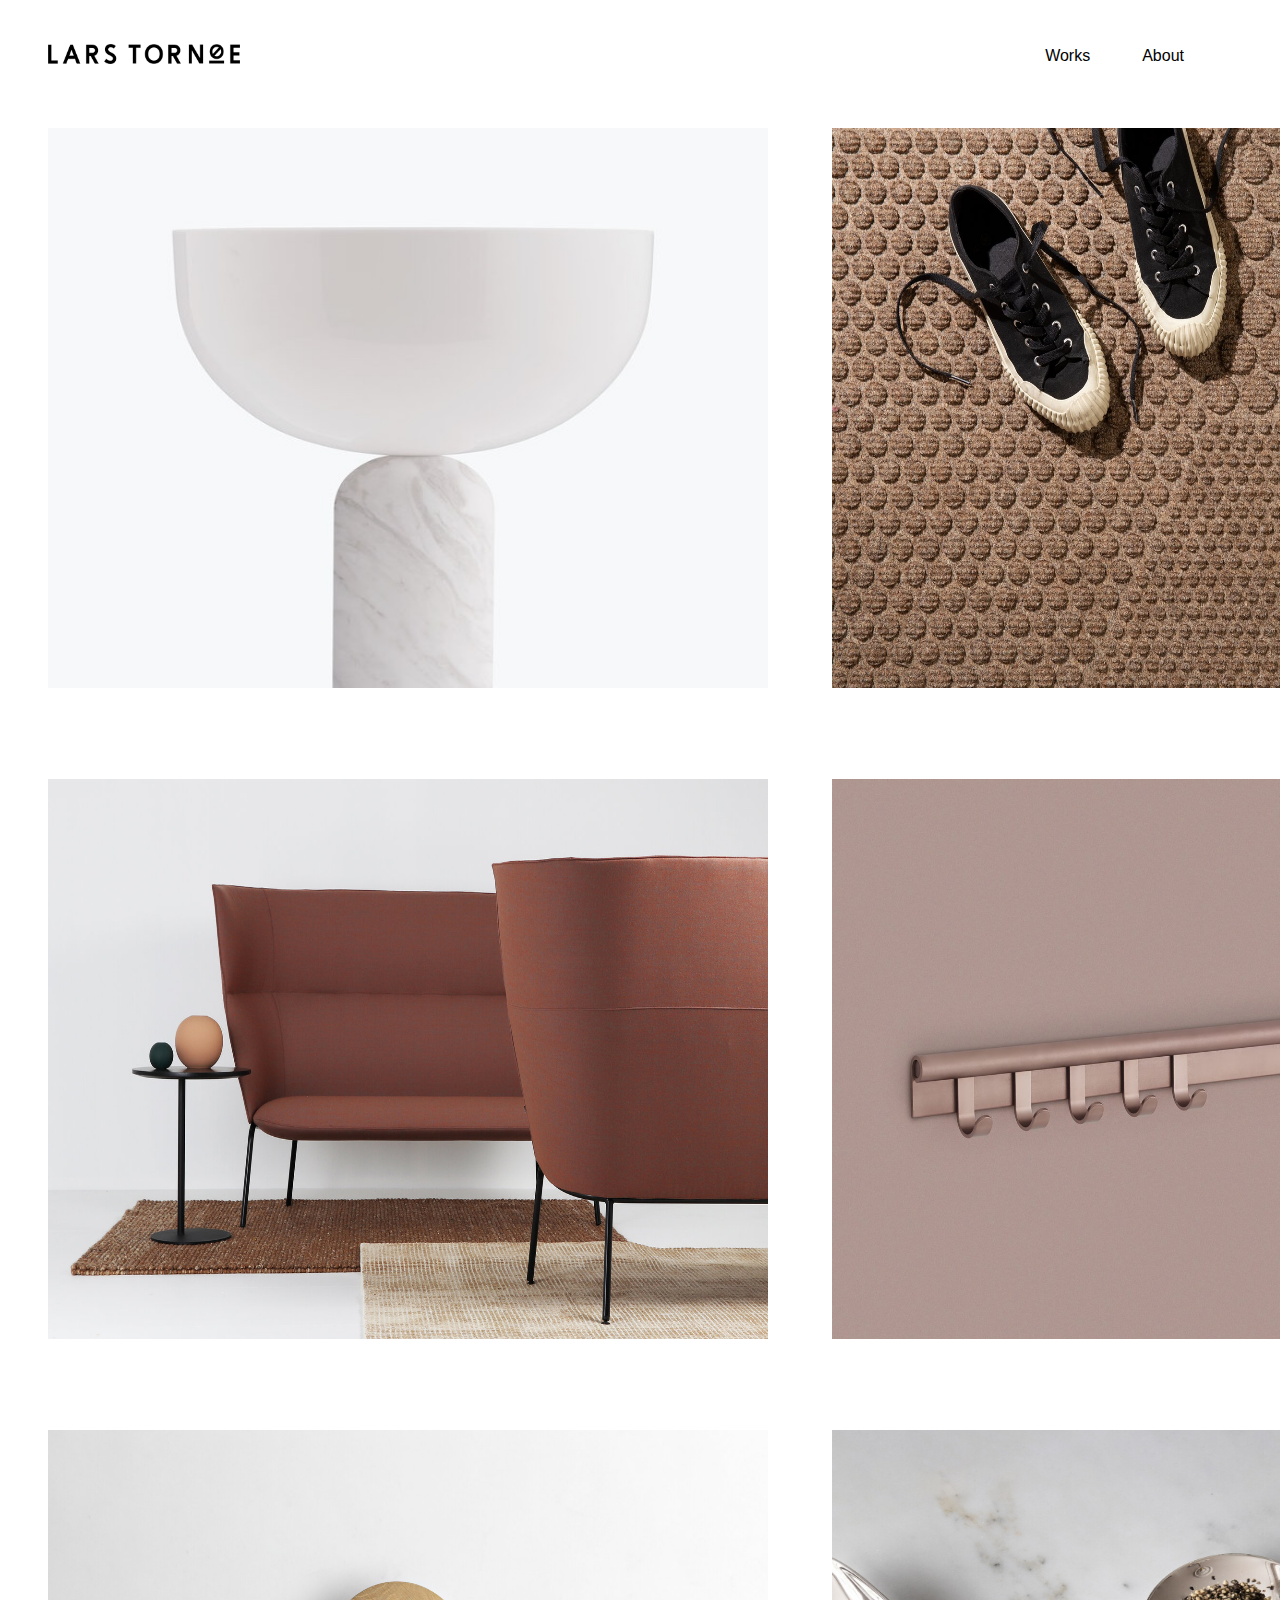
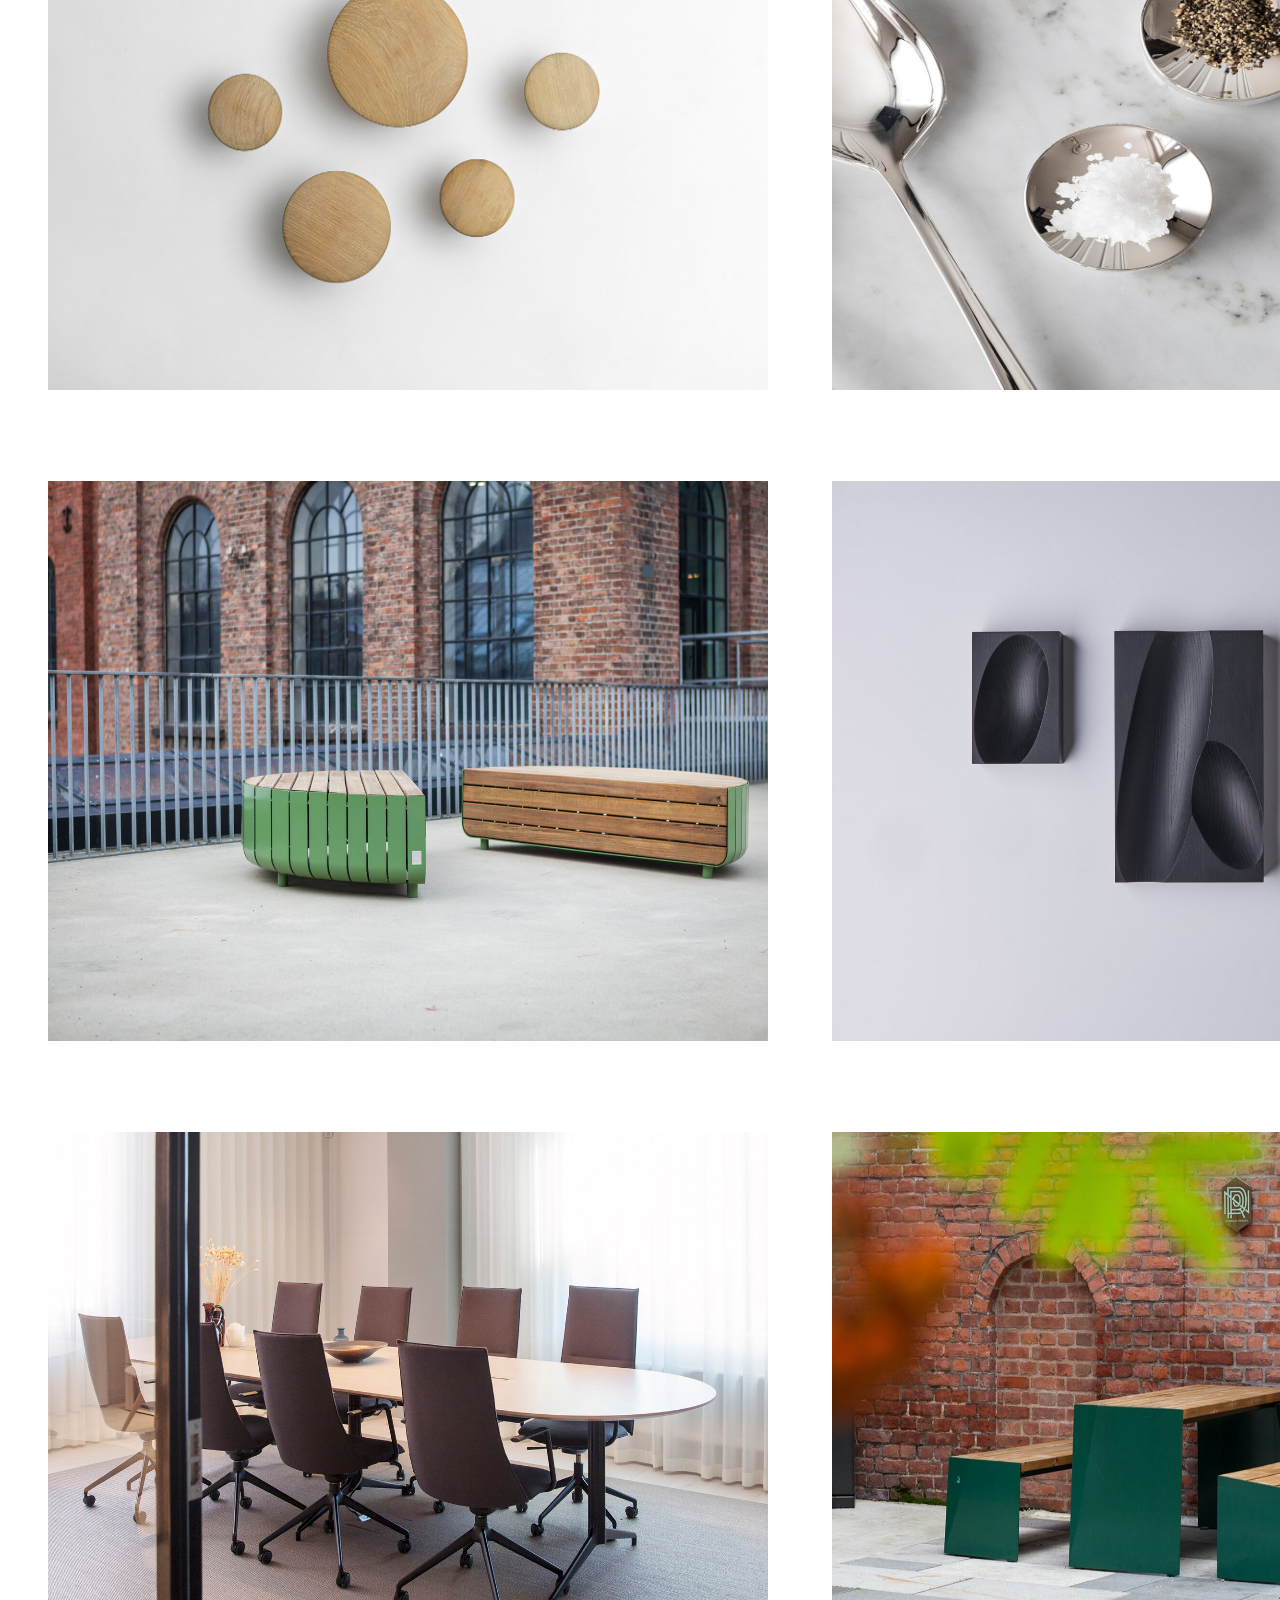
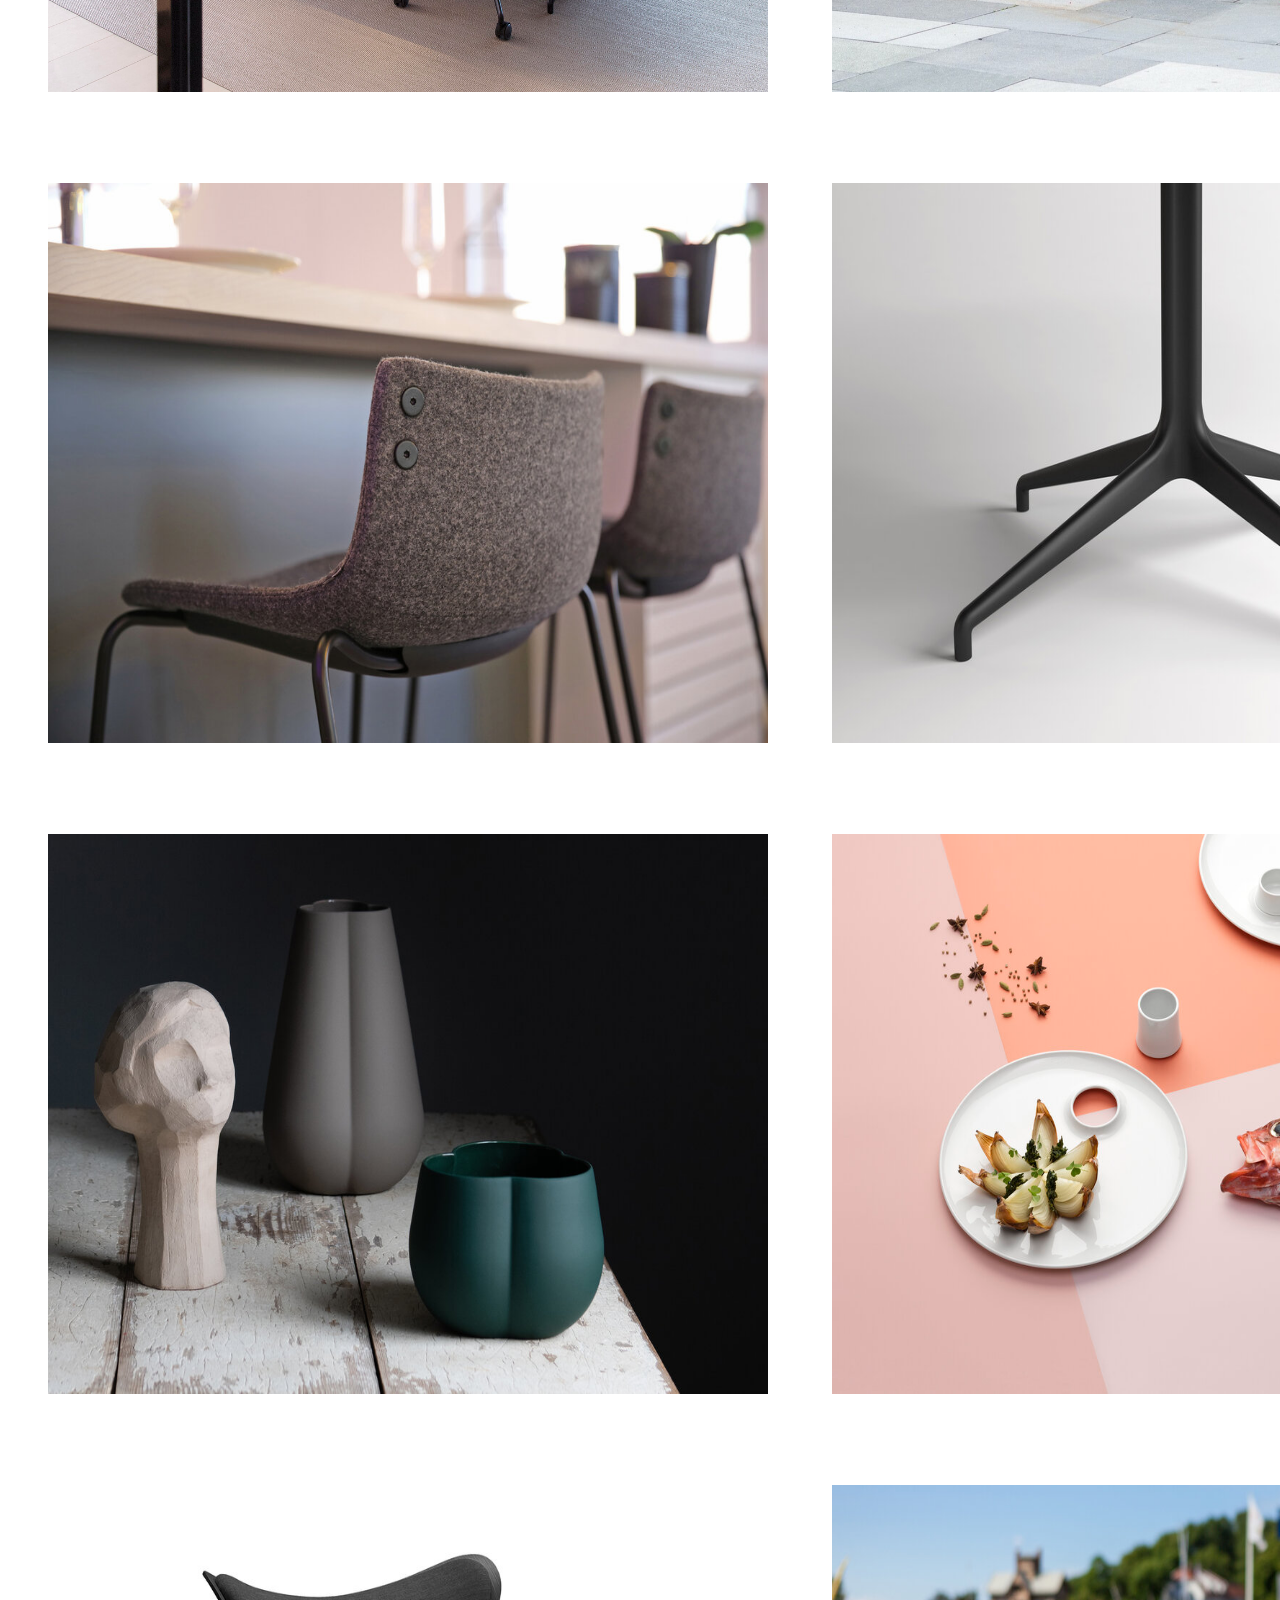
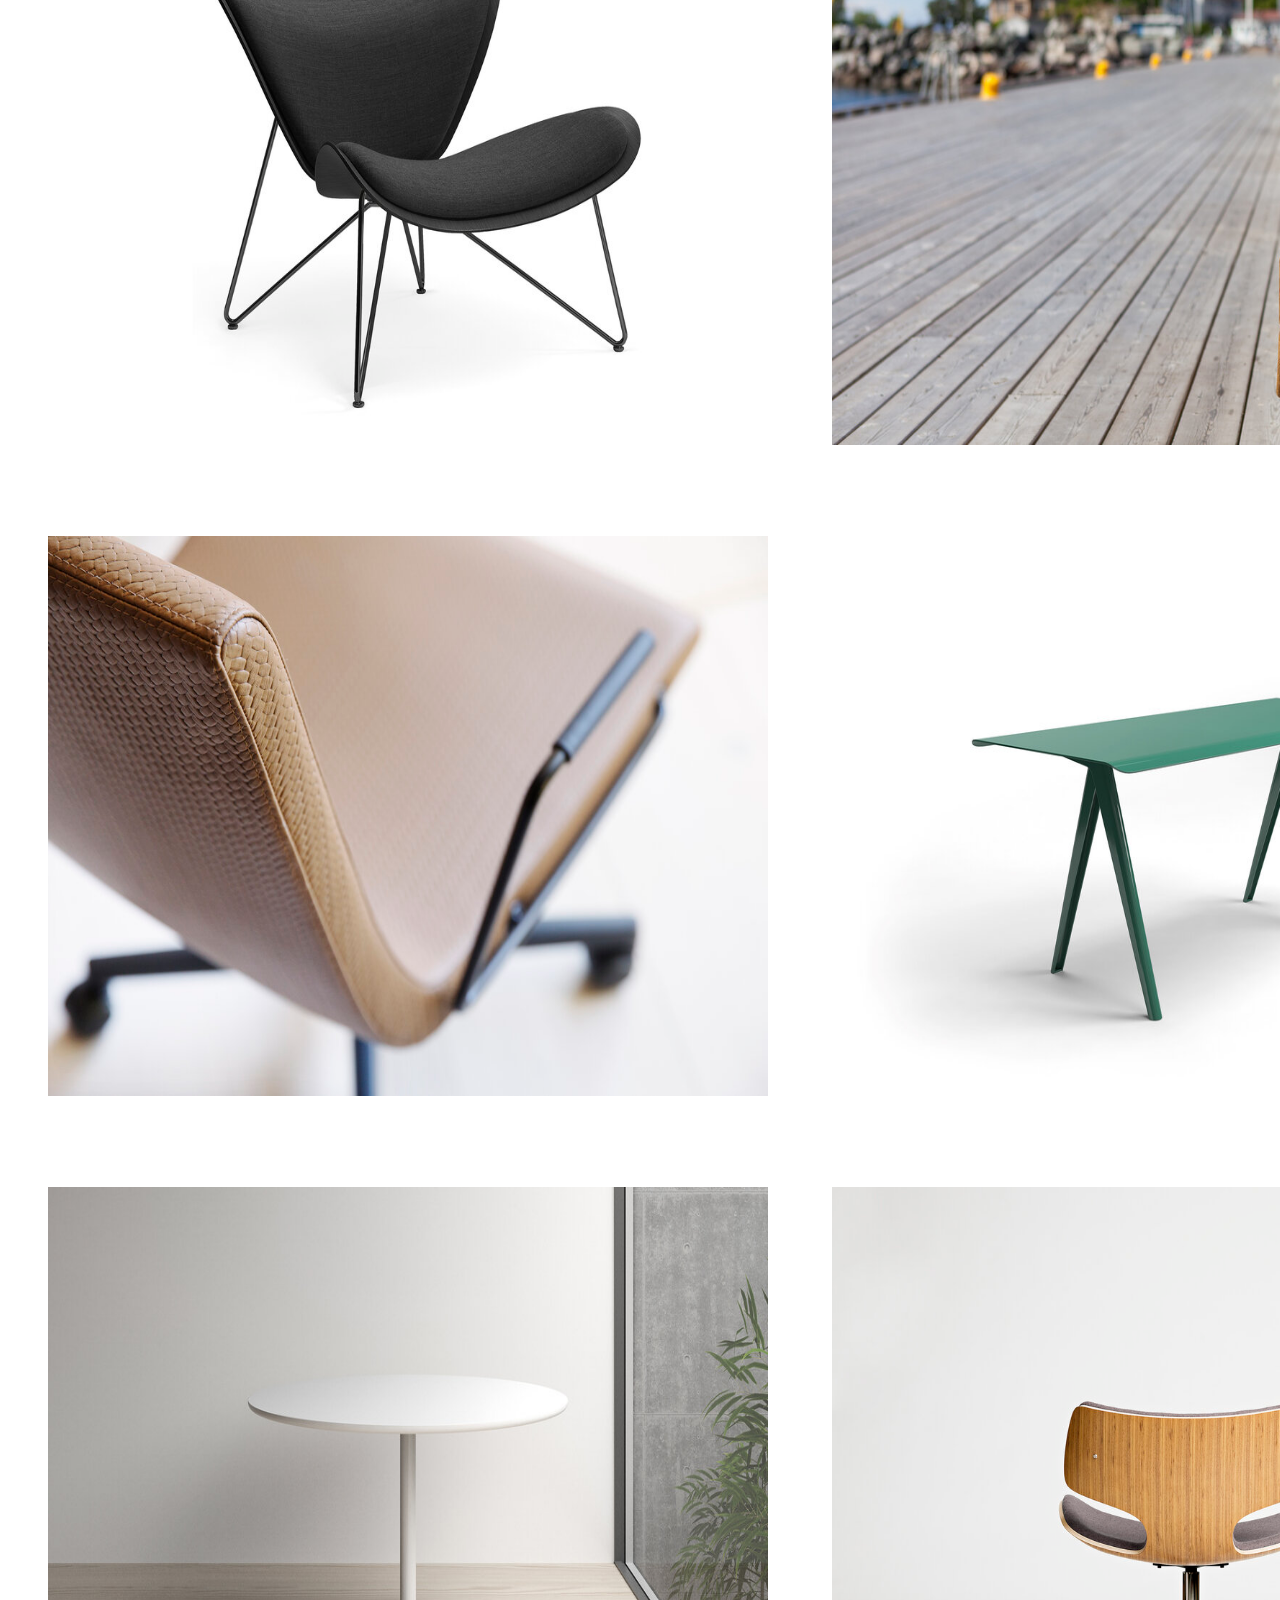
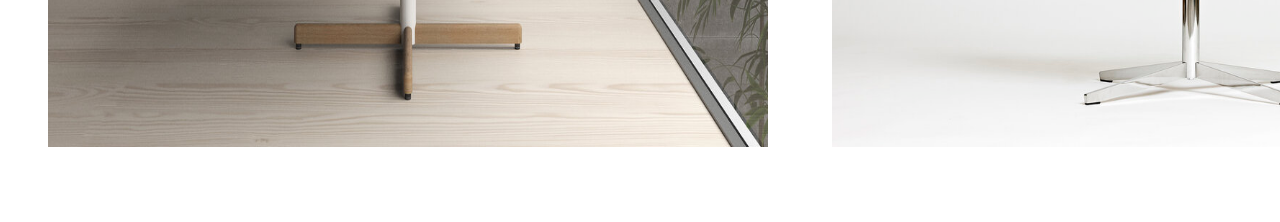
<file: Mocksite(Larstornoe)/index.html>
<!DOCTYPE html>
<html lang="en">
  <head>
    <meta charset="UTF-8" />
    <meta http-equiv="X-UA-Compatible" content="IE=edge" />
    <meta name="viewport" content="width=device-width, initial-scale=1.0" />
    <link rel="stylesheet" href="./style.css" />
    <link rel="icon" href="./icon.jpg" />
    <title>Lars Tornøe</title>
  </head>
  <body>
    <nav class="flex nav">
      <div>
        <img
          src="./logo.png"
          alt="No Image Found"
          style="height: 1.2rem; width: 12rem"
        />
      </div>
      <div>
        <ul class="navi">
          <li><a href="">Works</a></li>
          <li><a href="">About</a></li>
        </ul>
      </div>
    </nav>

    <div class="flex">
      <div class="k">
        <a href=""><img src="./1.jpg" alt="Bye" /></a>
        <div class="overlay">Kizu</div>
      </div>

      <div class="k">
        <a href=""><img src="./2.jpg" alt="Bye" /></a>
        <div class="overlay">Hex</div>
      </div>
    </div>

    <div class="flex">
      <div class="k">
        <a href=""><img src="./3.jpg" alt="Bye" /></a>
        <div class="overlay">Tind</div>
      </div>

      <div class="k">
        <a href=""><img src="./4.jpg" alt="Bye" /></a>
        <div class="overlay">Coil</div>
      </div>
    </div>

    <div class="flex">
      <div class="k">
        <a href=""><img src="./5.jpg" alt="Bye" /></a>
        <div class="overlay">THE DOTS</div>
      </div>

      <div class="k">
        <a href=""><img src="./6.jpg" alt="Bye" /></a>
        <div class="overlay">Pinch</div>
      </div>
    </div>

    <div class="flex">
      <div class="k">
        <a href=""><img src="./7.jpg" alt="Bye" /></a>
        <div class="overlay">Stripes</div>
      </div>

      <div class="k">
        <a href=""><img src="./8.jpg" alt="Bye" /></a>
        <div class="overlay">Scoop</div>
      </div>
    </div>

    <div class="flex">
      <div class="k">
        <a href=""><img src="./9.jpg" alt="Bye" /></a>
        <div class="overlay">Fjell</div>
      </div>

      <div class="k">
        <a href=""><img src="./10.jpg" alt="Bye" /></a>
        <div class="overlay">Bloc</div>
      </div>
    </div>

    <div class="flex">
      <div class="k">
        <a href=""><img src="./11.jpg" alt="Bye" /></a>
        <div class="overlay">Con</div>
      </div>

      <div class="k">
        <a href=""><img src="./12.jpg" alt="Bye" /></a>
        <div class="overlay">Kvart</div>
      </div>
    </div>

    <div class="flex">
      <div class="k">
        <a href=""><img src="./13.jpg" alt="Bye" /></a>
        <div class="overlay">Clover</div>
      </div>

      <div class="k">
        <a href=""><img src="./14.jpg" alt="Bye" /></a>
        <div class="overlay">Undring</div>
      </div>
    </div>

    <div class="flex">
      <div class="k">
        <a href=""><img src="./15.jpg" alt="Bye" /></a>
        <div class="overlay">Copenhagen Chair</div>
      </div>

      <div class="k">
        <a href=""><img src="./16.jpg" alt="Bye" /></a>
        <div class="overlay">Corer</div>
      </div>
    </div>

    <div class="flex">
      <div class="k">
        <a href=""><img src="./17.jpg" alt="Bye" /></a>
        <div class="overlay">Clint</div>
      </div>

      <div class="k">
        <a href=""><img src="./18.jpg" alt="Bye" /></a>
        <div class="overlay">Nunu</div>
      </div>
    </div>

    <div class="flex">
      <div class="k">
        <a href=""><img src="./19.jpg" alt="Bye" /></a>
        <div class="overlay">Myk</div>
      </div>

      <div class="k">
        <a href=""><img src="./20.jpg" alt="Bye" /></a>
        <div class="overlay">Bone</div>
      </div>
    </div>
  </body>
</html>
</file>
<file: Mocksite(Larstornoe)/style.css>
body {
  margin: 0rem 2rem 0rem 2rem;
}

.flex.nav {
  display: flex;
}

.flex {
  display: flex;
  padding: 1rem 1rem 1rem 1rem;
}

.navi > li {
  list-style: none;
  display: inline;
}

.navi > li > a {
  justify-content: space-between;
  color: black;
  font-style: inherit;
  padding: 1rem 3rem 0rem 0rem;
  font-family: Arial, Helvetica, sans-serif;
  text-decoration: none;
}

nav {
  justify-content: space-between;
  padding: 1.5rem 1.8rem 0rem 1.8rem;
  align-items: center;
  height: 5rem;
}

.k > a > img {
  height: 35em;
  width: 45rem;
  margin: 0rem 4rem 2rem 0rem;
}

.overlay {
  background: rgb(0, 0, 0);
  background: rgba(0, 0, 0, 0.5);
  color: #f1f1f1;
  width: 45rem;
  transition: 0.5s ease;
  opacity: 0;
  color: white;
  font-size: 20px;
  text-align: center;
}

.k:hover .overlay {
  opacity: 1;
}
</file>
